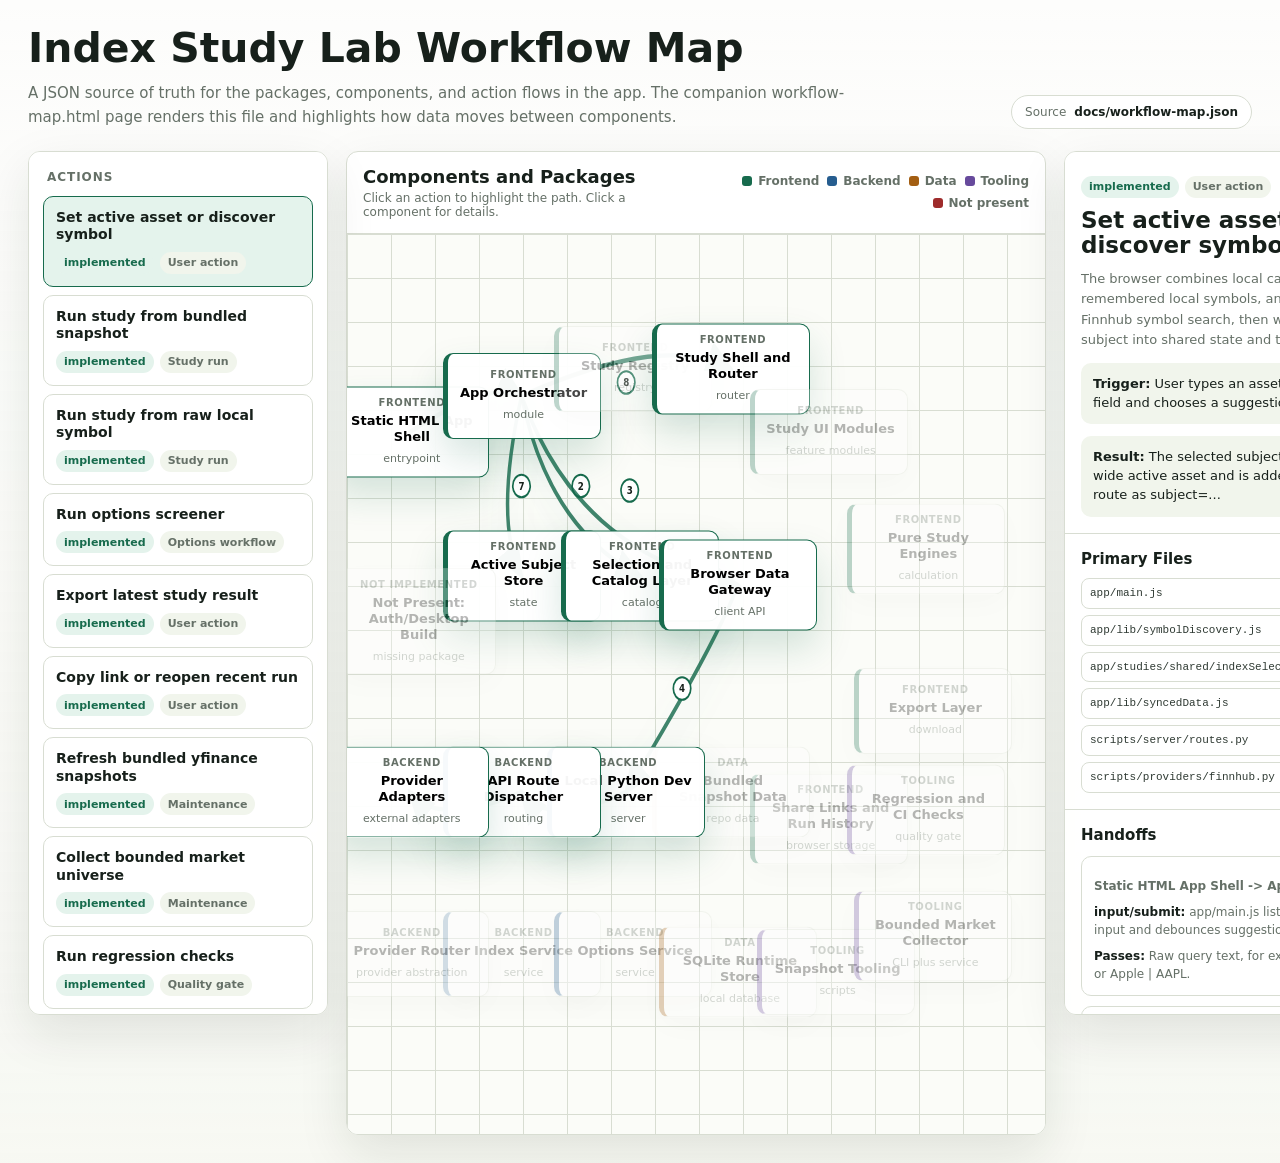
<file: docs/workflow-map.html>
<!doctype html>
<html lang="en">
  <head>
    <meta charset="utf-8">
    <meta name="viewport" content="width=device-width, initial-scale=1">
    <title>Index Study Lab Workflow Map</title>
    <link rel="icon" href="data:image/svg+xml,%3Csvg xmlns='http://www.w3.org/2000/svg' viewBox='0 0 64 64'%3E%3Crect width='64' height='64' rx='14' fill='%23f7f8f3'/%3E%3Cpath d='M14 42h10V22H14v20Zm16 0h10V14H30v28Zm16 0h10V28H46v14Z' fill='%23176b4d'/%3E%3C/svg%3E">
    <style>
      :root {
        color-scheme: light;
        --bg: #f7f8f3;
        --panel: #ffffff;
        --panel-soft: #f1f5ec;
        --ink: #17201b;
        --muted: #657067;
        --line: #d8ddd2;
        --line-strong: #aeb7aa;
        --green: #176b4d;
        --green-soft: #e4f3ec;
        --blue: #265d8f;
        --blue-soft: #e7f0f8;
        --orange: #a35e12;
        --orange-soft: #faecd8;
        --red: #9e2b2b;
        --red-soft: #f8e4e1;
        --purple: #674a9c;
        --purple-soft: #eee8f8;
        --shadow: 0 18px 50px rgba(24, 35, 24, 0.1);
        font-family:
          Inter, ui-sans-serif, system-ui, -apple-system, BlinkMacSystemFont,
          "Segoe UI", sans-serif;
      }

      * {
        box-sizing: border-box;
      }

      body {
        margin: 0;
        background:
          linear-gradient(180deg, rgba(255, 255, 255, 0.72), rgba(247, 248, 243, 0.95)),
          var(--bg);
        color: var(--ink);
      }

      button {
        font: inherit;
      }

      .page {
        min-height: 100vh;
        padding: 28px;
      }

      .topbar {
        display: grid;
        grid-template-columns: minmax(0, 1fr) auto;
        gap: 24px;
        align-items: end;
        margin: 0 auto 22px;
        max-width: 1680px;
      }

      .title-block h1 {
        margin: 0;
        font-size: clamp(28px, 3.2vw, 48px);
        line-height: 1;
        letter-spacing: 0;
      }

      .title-block p {
        margin: 12px 0 0;
        max-width: 860px;
        color: var(--muted);
        font-size: 15px;
        line-height: 1.6;
      }

      .source-pill {
        display: inline-flex;
        align-items: center;
        gap: 8px;
        border: 1px solid var(--line);
        border-radius: 999px;
        background: var(--panel);
        padding: 9px 13px;
        color: var(--muted);
        font-size: 12px;
        white-space: nowrap;
      }

      .source-pill strong {
        color: var(--ink);
        font-weight: 700;
      }

      .layout {
        display: grid;
        grid-template-columns: 300px minmax(700px, 1fr) 390px;
        gap: 18px;
        max-width: 1680px;
        margin: 0 auto;
      }

      .panel {
        background: rgba(255, 255, 255, 0.92);
        border: 1px solid var(--line);
        border-radius: 12px;
        box-shadow: var(--shadow);
      }

      .sidebar {
        padding: 14px;
        align-self: start;
        position: sticky;
        top: 18px;
        max-height: calc(100vh - 36px);
        overflow: auto;
      }

      .side-heading {
        margin: 4px 4px 12px;
        color: var(--muted);
        font-size: 12px;
        font-weight: 800;
        letter-spacing: 0.08em;
        text-transform: uppercase;
      }

      .flow-list {
        display: grid;
        gap: 8px;
      }

      .flow-button {
        width: 100%;
        border: 1px solid var(--line);
        background: #fff;
        color: var(--ink);
        text-align: left;
        border-radius: 10px;
        padding: 12px;
        cursor: pointer;
        transition:
          border-color 140ms ease,
          background-color 140ms ease,
          transform 140ms ease;
      }

      .flow-button:hover {
        border-color: var(--line-strong);
        transform: translateY(-1px);
      }

      .flow-button.is-active {
        border-color: var(--green);
        background: var(--green-soft);
      }

      .flow-title {
        display: block;
        font-size: 14px;
        font-weight: 800;
        line-height: 1.25;
      }

      .flow-meta {
        display: flex;
        flex-wrap: wrap;
        gap: 6px;
        margin-top: 8px;
      }

      .tag {
        display: inline-flex;
        align-items: center;
        min-height: 22px;
        border-radius: 999px;
        padding: 3px 8px;
        background: var(--panel-soft);
        color: var(--muted);
        font-size: 11px;
        font-weight: 750;
      }

      .tag.implemented {
        background: var(--green-soft);
        color: var(--green);
      }

      .tag.not-implemented {
        background: var(--red-soft);
        color: var(--red);
      }

      .tag.external {
        background: var(--purple-soft);
        color: var(--purple);
      }

      .map-panel {
        min-width: 0;
        overflow: hidden;
      }

      .map-toolbar {
        display: flex;
        justify-content: space-between;
        gap: 16px;
        align-items: center;
        border-bottom: 1px solid var(--line);
        padding: 14px 16px;
      }

      .map-toolbar h2 {
        margin: 0;
        font-size: 18px;
        letter-spacing: 0;
      }

      .map-toolbar p {
        margin: 4px 0 0;
        color: var(--muted);
        font-size: 12px;
      }

      .legend {
        display: flex;
        flex-wrap: wrap;
        justify-content: flex-end;
        gap: 8px;
      }

      .legend-item {
        display: inline-flex;
        align-items: center;
        gap: 6px;
        color: var(--muted);
        font-size: 12px;
        font-weight: 700;
      }

      .legend-swatch {
        width: 10px;
        height: 10px;
        border-radius: 3px;
        background: var(--line-strong);
      }

      .legend-swatch.frontend {
        background: var(--green);
      }

      .legend-swatch.backend {
        background: var(--blue);
      }

      .legend-swatch.data {
        background: var(--orange);
      }

      .legend-swatch.tooling {
        background: var(--purple);
      }

      .legend-swatch.missing {
        background: var(--red);
      }

      .map-canvas {
        position: relative;
        min-height: 900px;
        overflow: auto;
        background:
          linear-gradient(var(--line) 1px, transparent 1px),
          linear-gradient(90deg, var(--line) 1px, transparent 1px);
        background-size: 44px 44px;
        background-color: #fbfcf8;
      }

      .edge-layer {
        position: absolute;
        inset: 0;
        width: 100%;
        height: 100%;
        overflow: visible;
        pointer-events: none;
      }

      .edge {
        fill: none;
        stroke: rgba(23, 107, 77, 0.82);
        stroke-width: 0.5;
        stroke-linecap: round;
        stroke-linejoin: round;
        filter: drop-shadow(0 2px 2px rgba(23, 107, 77, 0.15));
      }

      .edge.not-implemented {
        stroke: rgba(158, 43, 43, 0.78);
      }

      .edge-label {
        fill: var(--ink);
        font-size: 1.25px;
        font-weight: 900;
        pointer-events: none;
        text-anchor: middle;
        dominant-baseline: central;
      }

      .edge-dot {
        fill: #fff;
        stroke: var(--green);
        stroke-width: 0.24px;
      }

      .edge-dot.not-implemented {
        stroke: var(--red);
      }

      .node {
        position: absolute;
        width: 158px;
        min-height: 86px;
        transform: translate(-50%, -50%);
        border: 1px solid var(--line);
        border-left: 5px solid var(--line-strong);
        border-radius: 10px;
        background: rgba(255, 255, 255, 0.96);
        padding: 10px;
        box-shadow: 0 10px 30px rgba(30, 40, 32, 0.08);
        cursor: pointer;
        transition:
          opacity 160ms ease,
          transform 160ms ease,
          border-color 160ms ease,
          box-shadow 160ms ease;
      }

      .node:hover {
        transform: translate(-50%, -52%);
        box-shadow: 0 16px 34px rgba(30, 40, 32, 0.13);
      }

      .node.is-dim {
        opacity: 0.28;
      }

      .node.is-active {
        border-color: var(--green);
        box-shadow: 0 18px 36px rgba(23, 107, 77, 0.17);
      }

      .node.is-selected {
        outline: 3px solid rgba(38, 93, 143, 0.18);
      }

      .node[data-group="Frontend"] {
        border-left-color: var(--green);
      }

      .node[data-group="Backend"] {
        border-left-color: var(--blue);
      }

      .node[data-group="Data"] {
        border-left-color: var(--orange);
      }

      .node[data-group="Tooling"] {
        border-left-color: var(--purple);
      }

      .node[data-group="Not implemented"] {
        border-left-color: var(--red);
      }

      .node-group {
        margin: 0 0 5px;
        color: var(--muted);
        font-size: 10px;
        font-weight: 850;
        letter-spacing: 0.06em;
        text-transform: uppercase;
      }

      .node-title {
        margin: 0;
        font-size: 13px;
        line-height: 1.22;
        font-weight: 850;
      }

      .node-type {
        margin: 7px 0 0;
        color: var(--muted);
        font-size: 11px;
        line-height: 1.3;
      }

      .detail-panel {
        align-self: start;
        position: sticky;
        top: 18px;
        max-height: calc(100vh - 36px);
        overflow: auto;
      }

      .detail-section {
        padding: 16px;
        border-bottom: 1px solid var(--line);
      }

      .detail-section:last-child {
        border-bottom: 0;
      }

      .detail-section h2,
      .detail-section h3 {
        margin: 0;
        letter-spacing: 0;
      }

      .detail-section h2 {
        font-size: 23px;
        line-height: 1.1;
      }

      .detail-section h3 {
        font-size: 15px;
      }

      .detail-copy {
        margin: 10px 0 0;
        color: var(--muted);
        font-size: 13px;
        line-height: 1.58;
      }

      .trigger {
        margin-top: 12px;
        padding: 12px;
        border-radius: 10px;
        background: var(--panel-soft);
        color: var(--ink);
        font-size: 13px;
        line-height: 1.45;
      }

      .file-list {
        display: grid;
        gap: 6px;
        margin: 10px 0 0;
        padding: 0;
        list-style: none;
      }

      .file-list li {
        overflow-wrap: anywhere;
        border: 1px solid var(--line);
        border-radius: 8px;
        padding: 7px 8px;
        background: #fff;
        color: #2f3a33;
        font-family: ui-monospace, SFMono-Regular, Menlo, Monaco, Consolas, "Liberation Mono", monospace;
        font-size: 11px;
        line-height: 1.35;
      }

      .step-list {
        display: grid;
        gap: 10px;
        margin-top: 12px;
      }

      .step {
        border: 1px solid var(--line);
        border-radius: 10px;
        background: #fff;
        padding: 12px;
      }

      .step-top {
        display: flex;
        align-items: center;
        justify-content: space-between;
        gap: 10px;
      }

      .step-title {
        margin: 0;
        font-size: 13px;
        font-weight: 850;
        line-height: 1.35;
      }

      .step-num {
        flex: 0 0 auto;
        display: inline-grid;
        place-items: center;
        width: 26px;
        height: 26px;
        border-radius: 50%;
        background: var(--green-soft);
        color: var(--green);
        font-size: 12px;
        font-weight: 900;
      }

      .step p {
        margin: 8px 0 0;
        color: var(--muted);
        font-size: 12px;
        line-height: 1.5;
      }

      .step strong {
        color: var(--ink);
      }

      .component-flows {
        display: flex;
        flex-wrap: wrap;
        gap: 6px;
        margin-top: 10px;
      }

      .mini-button {
        border: 1px solid var(--line);
        border-radius: 999px;
        background: #fff;
        color: var(--ink);
        padding: 5px 9px;
        font-size: 11px;
        font-weight: 750;
        cursor: pointer;
      }

      .mini-button:hover {
        border-color: var(--green);
      }

      .empty {
        padding: 18px;
        color: var(--muted);
        font-size: 14px;
        line-height: 1.6;
      }

      @media (max-width: 1240px) {
        .layout {
          grid-template-columns: 280px minmax(620px, 1fr);
        }

        .detail-panel {
          position: static;
          grid-column: 1 / -1;
          max-height: none;
        }
      }

      @media (max-width: 880px) {
        .page {
          padding: 16px;
        }

        .topbar,
        .layout {
          display: block;
        }

        .source-pill {
          margin-top: 14px;
        }

        .sidebar,
        .detail-panel {
          position: static;
          max-height: none;
          margin-bottom: 14px;
        }

        .map-toolbar {
          display: block;
        }

        .legend {
          justify-content: flex-start;
          margin-top: 10px;
        }

        .map-canvas {
          min-width: 980px;
          min-height: 900px;
        }

        .map-panel {
          overflow: auto;
        }
      }
    </style>
  </head>
  <body>
    <div class="page">
      <header class="topbar">
        <div class="title-block">
          <h1 id="page-title">Workflow Map</h1>
          <p id="page-description">
            Loading the JSON workflow document...
          </p>
        </div>
        <div class="source-pill">
          Source <strong>docs/workflow-map.json</strong>
        </div>
      </header>

      <main class="layout">
        <aside class="panel sidebar">
          <div class="side-heading">Actions</div>
          <div id="flow-list" class="flow-list"></div>
        </aside>

        <section class="panel map-panel" aria-label="Component workflow map">
          <div class="map-toolbar">
            <div>
              <h2 id="map-title">Components and Packages</h2>
              <p id="map-subtitle">Click an action to highlight the path. Click a component for details.</p>
            </div>
            <div class="legend" aria-label="Component groups">
              <span class="legend-item"><span class="legend-swatch frontend"></span>Frontend</span>
              <span class="legend-item"><span class="legend-swatch backend"></span>Backend</span>
              <span class="legend-item"><span class="legend-swatch data"></span>Data</span>
              <span class="legend-item"><span class="legend-swatch tooling"></span>Tooling</span>
              <span class="legend-item"><span class="legend-swatch missing"></span>Not present</span>
            </div>
          </div>
          <div id="map-canvas" class="map-canvas">
            <svg id="edge-layer" class="edge-layer" viewBox="0 0 100 100" preserveAspectRatio="none" aria-hidden="true">
              <defs>
                <marker id="arrow" markerWidth="8" markerHeight="8" refX="7" refY="3.5" orient="auto" markerUnits="strokeWidth">
                  <path d="M0,0 L8,3.5 L0,7 Z" fill="#176b4d"></path>
                </marker>
                <marker id="arrow-red" markerWidth="8" markerHeight="8" refX="7" refY="3.5" orient="auto" markerUnits="strokeWidth">
                  <path d="M0,0 L8,3.5 L0,7 Z" fill="#9e2b2b"></path>
                </marker>
              </defs>
            </svg>
            <div id="node-layer"></div>
          </div>
        </section>

        <aside id="detail-panel" class="panel detail-panel">
          <div class="empty">Select a flow to see handoffs and payloads.</div>
        </aside>
      </main>
    </div>

    <script>
      const state = {
        data: null,
        selectedFlowId: null,
        selectedComponentId: null
      };

      const groupClass = {
        Frontend: "frontend",
        Backend: "backend",
        Data: "data",
        Tooling: "tooling",
        "Not implemented": "missing"
      };

      const els = {
        pageTitle: document.querySelector("#page-title"),
        pageDescription: document.querySelector("#page-description"),
        flowList: document.querySelector("#flow-list"),
        nodeLayer: document.querySelector("#node-layer"),
        edgeLayer: document.querySelector("#edge-layer"),
        detailPanel: document.querySelector("#detail-panel")
      };

      function escapeHtml(value) {
        return String(value ?? "").replace(/[&<>"']/g, (char) => ({
          "&": "&amp;",
          "<": "&lt;",
          ">": "&gt;",
          '"': "&quot;",
          "'": "&#39;"
        })[char]);
      }

      function fileList(files) {
        if (!files || files.length === 0) {
          return '<p class="detail-copy">No files exist for this node in the current repo.</p>';
        }

        return `
          <ul class="file-list">
            ${files.map((file) => `<li>${escapeHtml(file)}</li>`).join("")}
          </ul>
        `;
      }

      function statusTag(status) {
        const css = status === "implemented" ? "implemented" : "not-implemented";
        return `<span class="tag ${css}">${escapeHtml(status)}</span>`;
      }

      function categoryTag(category) {
        const css = category === "Requested example" ? "external" : "";
        return `<span class="tag ${css}">${escapeHtml(category)}</span>`;
      }

      function getComponent(componentId) {
        return state.data.components.find((component) => component.id === componentId);
      }

      function getFlow(flowId) {
        return state.data.flows.find((flow) => flow.id === flowId);
      }

      function activeNodeIds(flow) {
        const ids = new Set();
        for (const step of flow?.steps || []) {
          ids.add(step.from);
          ids.add(step.to);
        }
        return ids;
      }

      function flowsForComponent(componentId) {
        return state.data.flows.filter((flow) =>
          (flow.steps || []).some((step) => step.from === componentId || step.to === componentId)
        );
      }

      function renderFlowList() {
        els.flowList.innerHTML = state.data.flows
          .map((flow) => `
            <button
              type="button"
              class="flow-button${flow.id === state.selectedFlowId ? " is-active" : ""}"
              data-flow-id="${escapeHtml(flow.id)}"
            >
              <span class="flow-title">${escapeHtml(flow.title)}</span>
              <span class="flow-meta">
                ${statusTag(flow.status)}
                ${categoryTag(flow.category)}
              </span>
            </button>
          `)
          .join("");
      }

      function renderNodes() {
        const flow = getFlow(state.selectedFlowId);
        const activeIds = activeNodeIds(flow);
        const hasFlow = Boolean(flow);

        els.nodeLayer.innerHTML = state.data.components
          .map((component) => {
            const active = activeIds.has(component.id);
            const dim = hasFlow && !active;
            const selected = state.selectedComponentId === component.id;
            return `
              <button
                type="button"
                class="node${active ? " is-active" : ""}${dim ? " is-dim" : ""}${selected ? " is-selected" : ""}"
                data-component-id="${escapeHtml(component.id)}"
                data-group="${escapeHtml(component.group)}"
                style="left: ${Number(component.x)}%; top: ${Number(component.y)}%;"
              >
                <p class="node-group">${escapeHtml(component.group)}</p>
                <p class="node-title">${escapeHtml(component.title)}</p>
                <p class="node-type">${escapeHtml(component.type)}</p>
              </button>
            `;
          })
          .join("");
      }

      function curvedPath(from, to) {
        const dx = to.x - from.x;
        const dy = to.y - from.y;
        const bend = Math.max(4, Math.min(14, Math.abs(dx) * 0.18 + Math.abs(dy) * 0.08));
        const mx = (from.x + to.x) / 2;
        const my = (from.y + to.y) / 2;
        const sign = dx * dy >= 0 ? 1 : -1;
        const cx = mx - sign * bend;
        const cy = my + sign * bend;
        return `M ${from.x} ${from.y} Q ${cx} ${cy} ${to.x} ${to.y}`;
      }

      function renderEdges() {
        const flow = getFlow(state.selectedFlowId);
        const steps = flow?.steps || [];
        const isNotImplemented = flow?.status !== "implemented";
        const paths = steps
          .map((step, index) => {
            const from = getComponent(step.from);
            const to = getComponent(step.to);
            if (!from || !to) {
              return "";
            }
            const midpoint = {
              x: (Number(from.x) + Number(to.x)) / 2,
              y: (Number(from.y) + Number(to.y)) / 2
            };
            return `
              <path
                class="edge${isNotImplemented ? " not-implemented" : ""}"
                d="${curvedPath(from, to)}"
                marker-end="url(#${isNotImplemented ? "arrow-red" : "arrow"})"
              ></path>
              <circle class="edge-dot${isNotImplemented ? " not-implemented" : ""}" cx="${midpoint.x}" cy="${midpoint.y}" r="1.25"></circle>
              <text class="edge-label" x="${midpoint.x}" y="${midpoint.y}">${index + 1}</text>
            `;
          })
          .join("");

        els.edgeLayer.querySelectorAll(".edge, .edge-label, .edge-dot").forEach((node) => node.remove());
        els.edgeLayer.insertAdjacentHTML("beforeend", paths);
      }

      function renderSelectedComponent(component) {
        if (!component) {
          return "";
        }

        const related = flowsForComponent(component.id);
        return `
          <div class="detail-section">
            <h3>Selected Component</h3>
            <p class="detail-copy"><strong>${escapeHtml(component.title)}</strong> (${escapeHtml(component.group)} / ${escapeHtml(component.type)})</p>
            <p class="detail-copy">${escapeHtml(component.role)}</p>
            <p class="detail-copy">${escapeHtml(component.details)}</p>
            ${fileList(component.files)}
            <div class="component-flows">
              ${related.map((flow) => `
                <button class="mini-button" type="button" data-flow-id="${escapeHtml(flow.id)}">
                  ${escapeHtml(flow.title)}
                </button>
              `).join("")}
            </div>
          </div>
        `;
      }

      function renderFlowDetails(flow) {
        if (!flow) {
          return '<div class="empty">Select a flow to see handoffs and payloads.</div>';
        }

        return `
          <div class="detail-section">
            <div class="flow-meta">
              ${statusTag(flow.status)}
              ${categoryTag(flow.category)}
            </div>
            <h2 style="margin-top: 10px;">${escapeHtml(flow.title)}</h2>
            <p class="detail-copy">${escapeHtml(flow.summary)}</p>
            <div class="trigger"><strong>Trigger:</strong> ${escapeHtml(flow.trigger)}</div>
            <div class="trigger"><strong>Result:</strong> ${escapeHtml(flow.result)}</div>
          </div>
          <div class="detail-section">
            <h3>Primary Files</h3>
            ${fileList(flow.primaryFiles)}
          </div>
          <div class="detail-section">
            <h3>Handoffs</h3>
            <div class="step-list">
              ${(flow.steps || []).map((step, index) => {
                const from = getComponent(step.from);
                const to = getComponent(step.to);
                return `
                  <article class="step">
                    <div class="step-top">
                      <p class="step-title">${escapeHtml(from?.title || step.from)} -> ${escapeHtml(to?.title || step.to)}</p>
                      <span class="step-num">${index + 1}</span>
                    </div>
                    <p><strong>${escapeHtml(step.label)}:</strong> ${escapeHtml(step.details)}</p>
                    <p><strong>Passes:</strong> ${escapeHtml(step.passes)}</p>
                  </article>
                `;
              }).join("")}
            </div>
          </div>
        `;
      }

      function renderDetails() {
        const flow = getFlow(state.selectedFlowId);
        const component = getComponent(state.selectedComponentId);
        els.detailPanel.innerHTML = `
          ${renderSelectedComponent(component)}
          ${renderFlowDetails(flow)}
        `;
      }

      function selectFlow(flowId) {
        state.selectedFlowId = flowId;
        const flow = getFlow(flowId);
        const activeIds = activeNodeIds(flow);
        if (state.selectedComponentId && !activeIds.has(state.selectedComponentId)) {
          state.selectedComponentId = null;
        }
        render();
      }

      function selectComponent(componentId) {
        state.selectedComponentId = componentId;
        render();
      }

      function render() {
        renderFlowList();
        renderNodes();
        renderEdges();
        renderDetails();
      }

      function showLoadError(error) {
        els.pageTitle.textContent = "Workflow Map";
        els.pageDescription.textContent = "Could not load docs/workflow-map.json.";
        els.flowList.innerHTML = "";
        els.nodeLayer.innerHTML = "";
        els.edgeLayer.querySelectorAll(".edge, .edge-label, .edge-dot").forEach((node) => node.remove());
        els.detailPanel.innerHTML = `
          <div class="empty">
            <strong>JSON load failed.</strong><br>
            ${escapeHtml(error.message || error)}<br><br>
            Serve the repo instead of opening the file directly:<br>
            <code>cd /Users/aksingh/asset_study_beta && python3 -m http.server 8000</code><br>
            Then open <code>http://127.0.0.1:8000/docs/workflow-map.html</code>.
          </div>
        `;
      }

      async function loadWorkflowData() {
        const response = await fetch("./workflow-map.json", { cache: "no-store" });
        if (!response.ok) {
          throw new Error(`HTTP ${response.status} while loading workflow-map.json`);
        }
        return response.json();
      }

      els.flowList.addEventListener("click", (event) => {
        const button = event.target.closest("[data-flow-id]");
        if (!button) {
          return;
        }
        selectFlow(button.dataset.flowId);
      });

      els.nodeLayer.addEventListener("click", (event) => {
        const button = event.target.closest("[data-component-id]");
        if (!button) {
          return;
        }
        selectComponent(button.dataset.componentId);
      });

      els.detailPanel.addEventListener("click", (event) => {
        const button = event.target.closest("[data-flow-id]");
        if (!button) {
          return;
        }
        selectFlow(button.dataset.flowId);
      });

      loadWorkflowData()
        .then((data) => {
          state.data = data;
          state.selectedFlowId = data.flows[0]?.id || null;
          els.pageTitle.textContent = data.metadata?.title || "Workflow Map";
          els.pageDescription.textContent = data.metadata?.description || "";
          render();
        })
        .catch(showLoadError);
    </script>
  </body>
</html>
</file>
